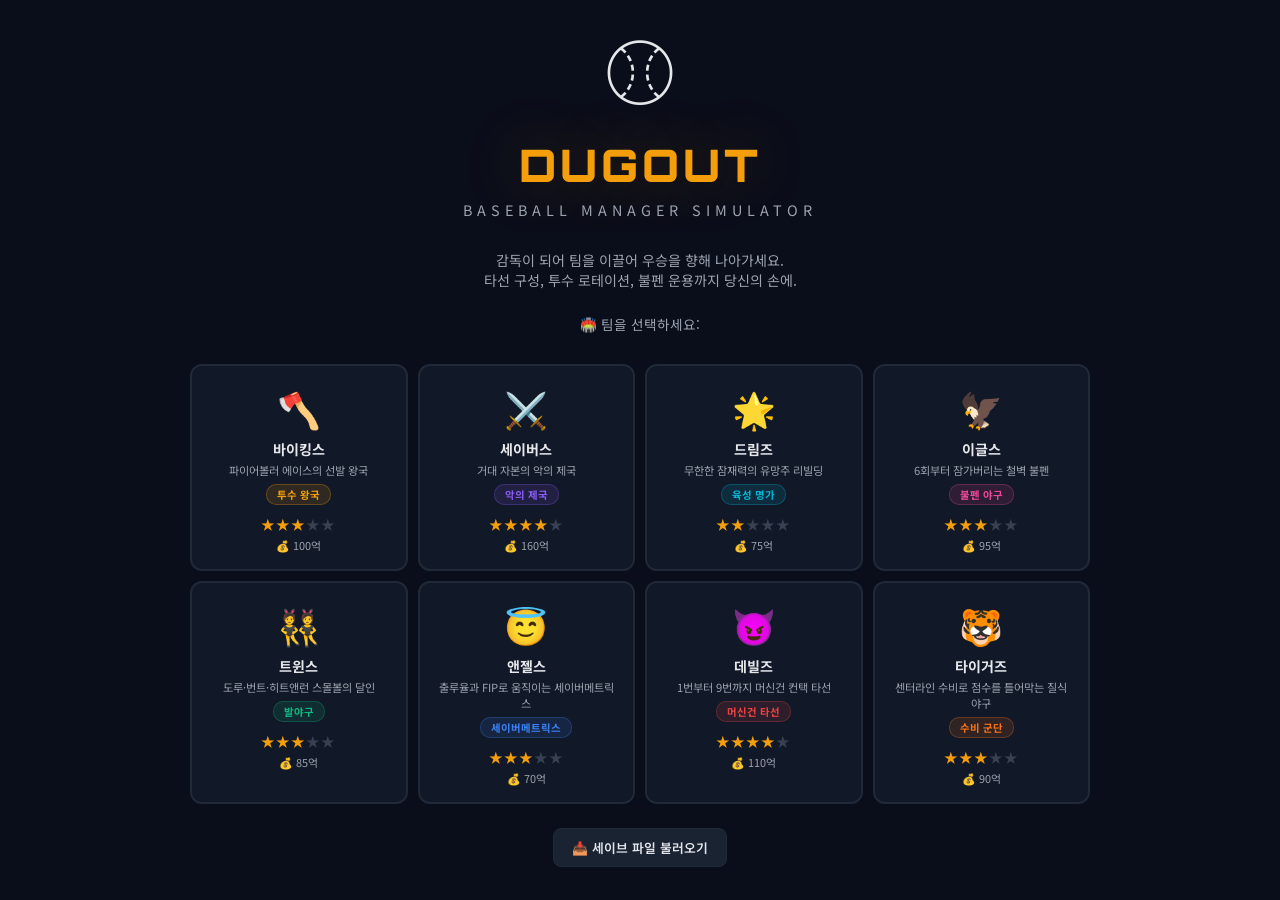
<file: index.html>
<!DOCTYPE html>
<html lang="ko">
<head>
<meta charset="UTF-8">
<meta name="viewport" content="width=device-width, initial-scale=1.0">
<title>⚾ DUGOUT - Baseball Manager Simulator</title>
<link rel="stylesheet" href="style.css">
</head>
<body>

<div id="titleScreen" class="screen active">
  <div class="title-screen">
    <div class="title-emoji">⚾</div>
    <div class="title-logo">DUGOUT</div>
    <div class="title-sub">Baseball Manager Simulator</div>
    <p style="color:var(--text-dim);margin-bottom:24px;max-width:520px;font-size:0.88rem;">감독이 되어 팀을 이끌어 우승을 향해 나아가세요.<br>타선 구성, 투수 로테이션, 불펜 운용까지 당신의 손에.</p>
    <div id="titleContinue"></div>
    <p style="color:var(--text-dim);margin-bottom:14px;font-size:0.85rem;">🏟️ 팀을 선택하세요:</p>
    <div class="team-select" id="teamSelect"></div>
    <div style="margin-top:24px;">
      <button class="btn btn-secondary" onclick="importGame()" style="font-size:0.8rem;">📥 세이브 파일 불러오기</button>
    </div>
  </div>
</div>

<div id="gameHeader" style="display:none;">
  <div class="header">
    <div class="header-title">⚾ DUGOUT</div>
    <div class="header-info">
      <div class="header-stat" id="hdrTeam"></div>
      <div class="header-stat">시즌 <span id="hdrSeason">1</span></div>
      <div class="header-stat">💰 <span id="hdrBudget">0</span>억</div>
      <div class="header-stat">🏛️ <span id="hdrApproval">50</span></div>
      <div class="header-stat" id="hdrPop"></div>
      <div class="header-stat">📅 <span id="hdrGame">0</span>/<span id="hdrTotalGames">63</span></div>
      <div class="header-stat" id="hdrSeries"></div>
      <div class="header-stat" id="hdrPhase" style="color:var(--accent);"></div>
      <div class="game-menu-wrap">
        <button class="game-menu-btn" onclick="toggleGameMenu()">☰</button>
        <div class="game-menu" id="gameMenu">
          <div class="game-menu-item" onclick="saveGame();showToast('💾 저장 완료');toggleGameMenu();">💾 게임 저장</div>
          <div class="game-menu-item" onclick="exportGame();toggleGameMenu();">📤 내보내기</div>
          <div class="game-menu-item" onclick="importGame();toggleGameMenu();">📥 불러오기</div>
          <div class="game-menu-divider"></div>
          <div class="game-menu-item" style="color:#ef4444;" onclick="newGame();">🔄 새 게임</div>
        </div>
      </div>
    </div>
  </div>
  <div class="nav-tabs">
    <div class="nav-tab active" data-tab="dashboard">📊 대시보드</div>
    <div class="nav-tab" data-tab="roster">📋 로스터</div>
    <div class="nav-tab" data-tab="match">⚾ 경기</div>
    <div class="nav-tab" data-tab="training">🏋️ 훈련</div>
    <div class="nav-tab" data-tab="market">🔄 이적시장</div>
    <div class="nav-tab" data-tab="standings">🏆 순위</div>
    <div class="nav-tab" data-tab="analysis">📈 분석</div>
    <div class="nav-tab" data-tab="invest">💼 투자</div>
    <div class="nav-tab" data-tab="draft">🎓 드래프트</div>
    <div class="nav-advance-wrap"><button class="btn-nav-advance" id="btnNavAdvance" onclick="navAdvance()">▶ 다음</button></div>
  </div>
</div>

<div id="dashboardScreen" class="screen">
  <div class="finance-grid" id="financeGrid"></div>
  <div class="dash-row">
    <div class="card"><div class="card-title">▸ 구단 현황</div><div id="dashTeamInfo"></div></div>
    <div class="card"><div class="card-title">▸ 시설 & 육성</div><div id="dashFacility"></div></div>
  </div>
  <!-- 팀 기록 섹션 -->
  <div class="dash-row" style="margin-top:14px;">
    <div class="card"><div class="card-title">📊 타자 기록 순위</div><div id="dashBatterStats"></div></div>
    <div class="card"><div class="card-title">📊 투수 기록 순위</div><div id="dashPitcherStats"></div></div>
  </div>
  <div class="dash-row" style="margin-top:14px;">
    <div class="card"><div class="card-title">⚾ 1군 주전 라인업</div><div id="dashLineup"></div></div>
    <div class="card"><div class="card-title">⚾ 선발 로테이션 · 불펜</div><div id="dashPitching"></div></div>
  </div>
</div>

<!-- ROSTER with sub-tabs -->
<div id="rosterScreen" class="screen">
  <div class="roster-tabs">
    <div class="roster-tab active" onclick="switchRosterTab('batters')">🏏 1군 타자</div>
    <div class="roster-tab" onclick="switchRosterTab('pitchers')">⚾ 1군 투수</div>
    <div class="roster-tab" onclick="switchRosterTab('futures')">🌱 2군 <span id="futuresCountBadge" style="font-size:0.65rem;color:var(--text-dim);"></span></div>
    <div class="roster-tab" onclick="switchRosterTab('developmental')">⭐ 육성 <span id="devCountBadge" style="font-size:0.65rem;color:var(--text-dim);"></span></div>
    <div class="roster-tab" onclick="switchRosterTab('il')">🏥 IL <span id="ilCountBadge" style="font-size:0.65rem;color:#ef4444;"></span></div>
  </div>
  <div style="display:flex;align-items:center;gap:10px;margin-bottom:8px;">
    <div style="font-size:0.68rem;color:var(--text-dim);font-family:'JetBrains Mono',monospace;flex:1;" id="activeRosterInfo"></div>
    <button class="btn btn-sm btn-secondary" onclick="if(confirm('현재 타선·투수 보직을 규정에 맞춰 자동 재구성합니다. 진행할까요?'))autoArrangeRoster()" title="규정 위반 자동 해소 — 콜업·보직·포지션 배치">⚡ 자동 배치</button>
  </div>

  <div class="roster-section active" id="rosterBatters">
    <div class="roster-ootp-layout">
      <!-- Left: Compact roster list -->
      <div class="roster-ootp-left">
        <div class="card" style="padding:10px;">
          <div class="section-divider" style="margin-top:6px;">⭐ 선발 라인업 <span class="section-count" id="startingCount">0/9</span></div>
          <div style="overflow-x:auto;">
            <table class="data-table compact-roster"><thead><tr><th>#</th><th>이름</th><th>포지션</th><th>나이</th><th>CON</th><th>POW</th><th>EYE</th><th>SPD</th><th>FLD</th><th>ARM</th><th>OVR</th><th></th></tr></thead>
            <tbody id="startingBattersBody"></tbody></table>
          </div>
          <div class="section-divider" style="margin-top:14px;">📋 후보 <span class="section-count" id="benchCount">0</span></div>
          <div style="overflow-x:auto;">
            <table class="data-table compact-roster"><thead><tr><th>이름</th><th>포지션</th><th>나이</th><th>CON</th><th>POW</th><th>EYE</th><th>SPD</th><th>FLD</th><th>ARM</th><th>OVR</th><th></th></tr></thead>
            <tbody id="benchBattersBody"></tbody></table>
          </div>
        </div>
      </div>
      <!-- Right: Field view (larger) -->
      <div class="roster-ootp-right">
        <div id="lineupFieldView"></div>
      </div>
    </div>
  </div>

  <div class="roster-section" id="rosterFutures"></div>
  <div class="roster-section" id="rosterDevelopmental"></div>
  <div class="roster-section" id="rosterIL"></div>

  <div class="roster-section" id="rosterPitchers">
    <div class="card">
      <div class="section-divider">🔥 선발 로테이션 <span class="section-count" id="rotationCount">0/5</span></div>
      <div style="margin-bottom:8px;font-size:0.7rem;color:var(--text-dim);">5명의 선발 투수가 로테이션을 돌며 등판합니다. 클릭하여 불펜으로 이동.</div>
      <div style="overflow-x:auto;">
        <table class="data-table"><thead><tr><th>#</th><th>이름</th><th>역할</th><th>나이</th><th>구위</th><th>제구</th><th>구속</th><th>무브</th><th>위기</th><th>지구력</th><th>OVR</th><th>컨디션</th><th>스태미나</th><th>관리</th></tr></thead>
        <tbody id="rotationBody"></tbody></table>
      </div>

      <div class="section-divider" style="margin-top:20px;">🛡️ 불펜 <span class="section-count" id="bullpenCount">0</span></div>
      <div style="margin-bottom:8px;font-size:0.7rem;color:var(--text-dim);">보직 내 1번 투수가 우선 등판하며, 스태미나 부족 시 2번으로 자동 교체됩니다.</div>
      <div style="overflow-x:auto;">
        <table class="data-table"><thead><tr><th></th><th>이름</th><th>역할</th><th>나이</th><th>구위</th><th>제구</th><th>구속</th><th>무브</th><th>위기</th><th>지구력</th><th>OVR</th><th>컨디션</th><th>스태미나</th><th>관리</th></tr></thead>
        <tbody id="bullpenBody"></tbody></table>
      </div>
    </div>
  </div>
</div>

<div id="matchScreen" class="screen">
  <!-- 상단 컨트롤 -->
  <div class="season-controls">
    <button class="btn btn-primary" id="btnPlayMatch" onclick="startMatch()">▶ 다음 경기 시작</button>
    <div class="speed-control">
      <span style="font-size:0.72rem;color:var(--text-dim);">속도:</span>
      <button class="speed-btn active" onclick="setSpeed(500,this)">1x</button>
      <button class="speed-btn" onclick="setSpeed(250,this)">2x</button>
      <button class="speed-btn" onclick="setSpeed(100,this)">4x</button>
      <button class="speed-btn" onclick="setSpeed(30,this)">⚡</button>
    </div>
    <div class="auto-sim-control">
      <button class="btn btn-ghost" id="btnAutoSim10" onclick="autoSimGames(10)">⏩ 10경기</button>
      <button class="btn btn-ghost" id="btnAutoSim30" onclick="autoSimGames(30)">⏩ 30경기</button>
      <button class="btn btn-ghost" id="btnAutoSimHalf" onclick="autoSimToBreak()">⏩ 끝까지</button>
    </div>
    <span style="font-size:0.75rem;color:var(--text-dim);" id="matchStatus"></span>
  </div>

  <!-- ===== OOTP 스타일 경기 화면 ===== -->
  <div class="match-broadcast" id="matchStadium">

    <!-- ① 상단: 스코어보드 -->
    <div class="bc-scoreboard">
      <div class="bc-sb-left">
        <div class="bc-team-row bc-away" id="sbTeamAway">
          <span class="bc-team-emoji" id="sbAwayEmoji">⚾</span>
          <span class="bc-team-name" id="sbAwayName">AWAY</span>
          <span class="bc-rhe"><span id="sbAwayR">0</span></span>
          <span class="bc-rhe"><span id="sbAwayH">0</span></span>
          <span class="bc-rhe"><span id="sbAwayE">0</span></span>
        </div>
        <div class="bc-team-row bc-home" id="sbTeamHome">
          <span class="bc-team-emoji" id="sbHomeEmoji">⚾</span>
          <span class="bc-team-name" id="sbHomeName">HOME</span>
          <span class="bc-rhe"><span id="sbHomeR">0</span></span>
          <span class="bc-rhe"><span id="sbHomeH">0</span></span>
          <span class="bc-rhe"><span id="sbHomeE">0</span></span>
        </div>
        <div class="bc-rhe-label"><span></span><span></span><span>R</span><span>H</span><span>E</span></div>
      </div>
      <div class="bc-sb-center">
        <div class="bc-inning-badge" id="sbInningBadge">1회초</div>
        <div class="bc-outs-row">
          <span class="bc-out-dot" id="outDot0"></span>
          <span class="bc-out-dot" id="outDot1"></span>
          <span class="bc-out-dot" id="outDot2"></span>
        </div>
      </div>
      <div class="bc-sb-right">
        <div class="bc-detail-grid" id="scoreGrid"></div>
      </div>
    </div>

    <!-- ② 중단: 야구장 DOM 필드 + 중계 로그 -->
    <div class="bc-field-row">
      <div class="bc-field-wrap">
        <div class="bc-diamond" id="bcDiamond">
          <!-- 수비수 이름표 (JS가 동적 생성) -->
          <div class="bc-defenders" id="bcDefenders"></div>
          <!-- 베이스 -->
          <div class="bc-base bc-base-home" id="baseHome">◆</div>
          <div class="bc-base bc-base-1b" id="base1B">◇</div>
          <div class="bc-base bc-base-2b" id="base2B">◇</div>
          <div class="bc-base bc-base-3b" id="base3B">◇</div>
          <!-- 주자 (JS가 토글) -->
          <div class="bc-runner bc-runner-1b" id="runner1B"></div>
          <div class="bc-runner bc-runner-2b" id="runner2B"></div>
          <div class="bc-runner bc-runner-3b" id="runner3B"></div>
          <!-- 마운드 투수 표시 -->
          <div class="bc-mound-pitcher" id="bcMoundPitcher"></div>
          <!-- 타석 타자 표시 -->
          <div class="bc-batter-box" id="bcBatterBox"></div>
        </div>
      </div>
      <!-- 실시간 중계 로그 -->
      <div class="bc-log-panel">
        <div class="bc-log-title">PLAY-BY-PLAY</div>
        <div class="play-log" id="playLog"></div>
      </div>
    </div>

    <!-- ③ 하단: 3분할 대시보드 — 정적 뼈대, JS는 textContent만 갱신 -->
    <div class="bc-dashboard" id="bcDashboard">
      <!-- 좌: 라인업 -->
      <div class="bc-panel bc-panel-lineup">
        <div class="bc-panel-title" id="luTitle">LINEUP</div>
        <table class="lineup-table"><thead><tr><th>#</th><th></th><th>POS</th><th>NAME</th><th>TODAY</th><th>AVG</th></tr></thead>
          <tbody id="luBody"></tbody>
        </table>
      </div>
      <!-- 중: 투수 -->
      <div class="bc-panel bc-panel-pitcher">
        <div class="pitcher-detail">
          <div class="pd-role">PITCHING</div>
          <div class="pd-name" id="pdName">-</div>
          <div class="pd-season" id="pdSeason">-</div>
          <div class="pd-today">
            <div class="pd-stat-box"><div class="pd-stat-label">IP</div><div class="pd-stat-val" id="pdIP">0</div></div>
            <div class="pd-stat-box"><div class="pd-stat-label">H</div><div class="pd-stat-val" id="pdH">0</div></div>
            <div class="pd-stat-box"><div class="pd-stat-label">ER</div><div class="pd-stat-val" id="pdER">0</div></div>
            <div class="pd-stat-box"><div class="pd-stat-label">BB</div><div class="pd-stat-val" id="pdBB">0</div></div>
            <div class="pd-stat-box"><div class="pd-stat-label">K</div><div class="pd-stat-val" id="pdK">0</div></div>
            <div class="pd-stat-box"><div class="pd-stat-label">NP</div><div class="pd-stat-val" id="pdNP">0</div></div>
          </div>
          <div class="stamina-bar-wrap">
            <div class="stamina-bar-label" id="pdStamLabel">STAMINA 0</div>
            <div class="stamina-bar-bg"><div class="stamina-bar-fill" id="pdStamBar"></div></div>
          </div>
        </div>
      </div>
      <!-- 우: 타자 -->
      <div class="bc-panel bc-panel-batter">
        <div class="batter-detail">
          <div class="bd-pos" id="bdPos">AT BAT</div>
          <div class="bd-name" id="bdName">-</div>
          <div class="bd-season" id="bdSeason">-</div>
          <div class="bd-today">
            <div class="bd-stat-box"><div class="bd-stat-label">AB</div><div class="bd-stat-val" id="bdAB">0</div></div>
            <div class="bd-stat-box"><div class="bd-stat-label">H</div><div class="bd-stat-val" id="bdH">0</div></div>
            <div class="bd-stat-box"><div class="bd-stat-label">HR</div><div class="bd-stat-val" id="bdHR">0</div></div>
            <div class="bd-stat-box"><div class="bd-stat-label">RBI</div><div class="bd-stat-val" id="bdRBI">0</div></div>
            <div class="bd-stat-box"><div class="bd-stat-label">BB</div><div class="bd-stat-val" id="bdBB">0</div></div>
            <div class="bd-stat-box"><div class="bd-stat-label">K</div><div class="bd-stat-val" id="bdK">0</div></div>
          </div>
        </div>
      </div>
    </div>
  </div>

  <!-- 숨겨진 호환용 요소 -->
  <div style="display:none;">
    <span id="miInning"></span><span id="miOuts"></span>
    <span id="miPitcher"></span><span id="miBatter"></span>
    <span id="sbAR"></span><span id="sbHR"></span>
    <span id="sbAH"></span><span id="sbHH"></span>
    <span id="sbAE"></span><span id="sbHE"></span>
    <span id="sbAwayScore"></span><span id="sbHomeScore"></span>
  </div>
</div>

<div id="trainingScreen" class="screen">
  <div class="card">
    <div class="card-title">▸ 팀 훈련 (경기당 1회)</div>
    <div style="margin-bottom:12px;font-size:0.72rem;color:var(--text-dim);">육성 레벨: <span id="trainingLevelDisp" style="color:var(--accent);font-weight:700;"></span></div>
    <div id="trainingContent"></div>
    <p style="margin-top:10px;font-size:0.75rem;color:var(--text-dim);" id="trainingStatus"></p>
  </div>
</div>


<div id="marketScreen" class="screen">
  <div class="card">
    <div class="card-title">▸ 이적 시장</div>
    <div class="roster-tabs" style="margin-bottom:10px;">
      <div class="roster-tab active" onclick="switchMarketTab('bat')">🏏 타자</div>
      <div class="roster-tab" onclick="switchMarketTab('pitch')">⚾ 투수</div>
      <div class="roster-tab" onclick="switchMarketTab('trade')">🔄 트레이드</div>
    </div>
    <div class="market-grid" id="marketGrid"></div>
  </div>
</div>

<div id="standingsScreen" class="screen">
  <div class="card">
    <div class="card-title">▸ 리그 순위</div>
    <div style="overflow-x:auto;">
    <table class="data-table"><thead><tr><th>#</th><th>팀</th><th>승률</th><th>게임차</th><th>승</th><th>패</th><th>경기</th><th>연속</th><th>타율</th><th>평균자책</th><th>최근 5</th></tr></thead>
    <tbody id="standingsBody"></tbody></table>
    </div>
  </div>
  <div class="dash-row" style="margin-top:14px;">
    <div class="card"><div class="card-title">🏅 리그 타자 리더</div><div id="leagueBatLeaders"></div></div>
    <div class="card"><div class="card-title">🏅 리그 투수 리더</div><div id="leaguePitLeaders"></div></div>
  </div>
</div>

<div id="analysisScreen" class="screen">
  <div class="roster-tabs" id="analysisTabs">
    <div class="roster-tab active" data-tab="batters" onclick="switchAnalysisTab('batters')">🏏 타자 성적</div>
    <div class="roster-tab" data-tab="pitchers" onclick="switchAnalysisTab('pitchers')">⚾ 투수 성적</div>
    <div class="roster-tab" data-tab="scout" onclick="switchAnalysisTab('scout')">📋 스카우트 리포트</div>
    <div class="roster-tab" data-tab="contracts" onclick="switchAnalysisTab('contracts')">💰 계약 현황</div>
  </div>
  <div id="analysisContent"></div>
</div>

<div id="investScreen" class="screen">
  <div class="roster-tabs" style="margin-bottom:14px;">
    <div class="roster-tab active" onclick="switchInvestTab('finance')">💰 재정</div>
    <div class="roster-tab" onclick="switchInvestTab('infra')">🏗️ 인프라 & 시설</div>
    <div class="roster-tab" onclick="switchInvestTab('coaching')">👔 코치</div>
    <!-- 팬 이벤트 삭제 (무한 흑자 익스플로잇 방지) -->
    <div class="roster-tab" onclick="switchInvestTab('overseas')">✈️ 해외연수</div>
    <div class="roster-tab" onclick="switchInvestTab('scoutcamp')">🌎 스카우팅</div>
    <div class="roster-tab" onclick="switchInvestTab('medical')">🏥 해외 의료</div>
  </div>
  <div id="investContent"></div>
</div>

<div id="draftScreen" class="screen">
  <div id="draftContent"></div>
</div>

<div class="modal-overlay" id="seasonModal" onclick="if(event.target===this)this.classList.remove('active');">
  <div class="modal"><button class="modal-close" onclick="$('seasonModal').classList.remove('active');">&times;</button><h2 id="modalTitle"></h2><div id="modalBody"></div></div>
</div>

<div class="modal-overlay" id="traitModal" onclick="if(event.target===this)this.classList.remove('active');">
  <div class="modal" style="max-width:340px;"><button class="modal-close" onclick="$('traitModal').classList.remove('active');">&times;</button><h2 style="font-size:0.9rem;">✨ 특성</h2><div id="traitModalBody"></div></div>
</div>

<!-- Scripts: 의존성 순서대로 로드 -->
<script src="js/constants.js"></script>
<script src="js/utils/utils-core.js"></script>
<script src="js/utils/utils-stats.js"></script>
<script src="js/utils/utils-scout.js"></script>
<script src="js/utils/utils-economy.js"></script>
<script src="js/contracts/contracts-negotiation.js"></script>
<script src="js/contracts/contracts-salary.js"></script>
<script src="js/contracts/contracts-fa.js"></script>
<script src="js/players/player-core.js"></script>
<script src="js/players/player-stats.js"></script>
<script src="js/players/player-traits.js"></script>
<script src="js/players/player-factory.js"></script>
<script src="js/players/player-pools.js"></script>
<script src="js/state/state-core.js"></script>
<script src="js/state/state-save.js"></script>
<script src="js/state/state-init.js"></script>
<script src="js/state/state-validation.js"></script>
<script src="js/ui.js"></script>
<script src="js/dashboard.js"></script>
<script src="js/roster/roster-logic.js"></script>
<script src="js/roster/roster-field.js"></script>
<script src="js/roster/roster-active.js"></script>
<script src="js/roster/roster-reserve.js"></script>
<script src="js/match/match-state.js"></script>
<script src="js/match/match-engine.js"></script>
<script src="js/match/match-ui.js"></script>
<script src="js/match/match-postgame.js"></script>
<script src="js/match/match-flow.js"></script>
<script src="js/match/match-sim.js"></script>
<script src="js/match/match.js"></script>
<script src="js/training.js"></script>
<script src="js/market.js"></script>
<script src="js/trade/trade-logic.js"></script>
<script src="js/trade/trade-ui.js"></script>
<script src="js/trade/trade.js"></script>
<script src="js/standings.js"></script>
<script src="js/analysis/analysis-batters.js"></script>
<script src="js/analysis/analysis-pitchers.js"></script>
<script src="js/analysis/analysis-scout.js"></script>
<script src="js/analysis/analysis-contracts.js"></script>
<script src="js/analysis/analysis.js"></script>
<script src="js/season/season-finance.js"></script>
<script src="js/season/season-core.js"></script>
<script src="js/season/season-postseason.js"></script>
<script src="js/season/season-awards.js"></script>
<script src="js/season/season-gm.js"></script>
<script src="js/season/season-flow.js"></script>
<script src="js/invest/invest-finance.js"></script>
<script src="js/invest/invest-infra.js"></script>
<script src="js/invest/invest-scout.js"></script>
<script src="js/invest/invest-players.js"></script>
<script src="js/invest/invest.js"></script>
<script src="js/draft/draft-logic.js"></script>
<script src="js/draft/draft-preview.js"></script>
<script src="js/draft/draft-live.js"></script>
<script src="js/draft/draft-result.js"></script>
<script src="js/draft/draft.js"></script>
<script src="js/title.js"></script>
</body>
</html>
</file>
<file: style.css>
@import url('https://fonts.googleapis.com/css2?family=Orbitron:wght@400;700;900&family=Noto+Sans+KR:wght@300;400;600;700&family=JetBrains+Mono:wght@400;700&display=swap');

:root {
  --bg-dark: #0a0e1a;
  --bg-card: #111827;
  --bg-card-hover: #1a2332;
  --accent: #f59e0b;
  --accent-glow: #f59e0b44;
  --accent2: #10b981;
  --accent3: #ef4444;
  --accent4: #3b82f6;
  --text: #e5e7eb;
  --text-dim: #9ca3af;   /* 본문/라벨용 — bg-card 위 ≈5.9:1 (WCAG AA 통과) */
  --text-decor: #6b7280; /* 순수 장식(구분선/빈 별) 전용 — 텍스트에는 사용 금지 */
  --text-bright: #ffffff;
  --border: #1f2937;
}

* { margin:0; padding:0; box-sizing:border-box; }
body { background:var(--bg-dark); color:var(--text); font-family:'Noto Sans KR',sans-serif; min-height:100vh; overflow-x:hidden; }

/* ── 접근성: 키보드 포커스 표시 + 모션 축소 ── */
:focus-visible { outline:2px solid var(--accent); outline-offset:2px; border-radius:4px; }
@media (prefers-reduced-motion: reduce){
  *,*::before,*::after{ animation-duration:.001ms!important; animation-iteration-count:1!important; transition-duration:.001ms!important; scroll-behavior:auto!important; }
}
/* 좁은 화면에서 넓은 대시보드 테이블 가로 스크롤 (열 잘림 방지) */
#dashLineup, #dashPitching { overflow-x:auto; }

.header {
  background:linear-gradient(135deg,#0f172a 0%,#1e1b4b 100%);
  border-bottom:2px solid var(--accent); padding:10px 20px;
  display:flex; align-items:center; justify-content:space-between;
  position:sticky; top:0; z-index:100;
  box-shadow:0 4px 30px rgba(245,158,11,0.1); flex-wrap:wrap; gap:8px;
}
.header-title { font-family:'Orbitron',sans-serif; font-size:1.2rem; font-weight:900; color:var(--accent); text-shadow:0 0 20px var(--accent-glow); letter-spacing:2px; }
.header-info { display:flex; gap:14px; align-items:center; flex-wrap:wrap; }
.header-stat { font-family:'JetBrains Mono',monospace; font-size:0.75rem; color:var(--text-dim); }
.header-stat span { color:var(--accent); font-weight:700; }

.nav-tabs { display:flex; background:var(--bg-card); border-bottom:1px solid var(--border); padding:0 12px; overflow-x:auto; }
.nav-tab { padding:10px 16px; cursor:pointer; font-size:0.8rem; font-weight:600; color:var(--text-dim); border-bottom:3px solid transparent; transition:all 0.2s; user-select:none; white-space:nowrap; }
.nav-tab:hover { color:var(--text); background:var(--bg-card-hover); }
.nav-tab.active { color:var(--accent); border-bottom-color:var(--accent); }
.nav-advance-wrap { margin-left:auto; display:flex; align-items:center; padding:0 4px; }
.btn-nav-advance { background:var(--accent); color:#111; border:none; border-radius:6px; padding:6px 14px; font-size:0.72rem; font-weight:700; cursor:pointer; white-space:nowrap; transition:background 0.2s,transform 0.1s; }
.btn-nav-advance:hover { background:#fbbf24; transform:scale(1.03); }
.btn-nav-advance:active { transform:scale(0.97); }

.screen { display:none; padding:16px; max-width:1200px; margin:0 auto; }
.screen.active { display:block; }

.card { background:var(--bg-card); border:1px solid var(--border); border-radius:12px; padding:18px; margin-bottom:14px; }
.card-title { font-family:'Orbitron',sans-serif; font-size:0.8rem; color:var(--accent); margin-bottom:12px; letter-spacing:1px; }

.data-table { width:100%; border-collapse:collapse; font-size:0.82rem; }
.data-table th { text-align:left; padding:8px 10px; color:var(--text-dim); font-weight:600; border-bottom:1px solid var(--border); font-size:0.72rem; text-transform:uppercase; letter-spacing:1px; transition:color 0.15s; }
.data-table th[onclick]:hover { color:var(--accent); }
.data-table td { padding:8px 10px; border-bottom:1px solid #1a1a2e; font-family:'JetBrains Mono',monospace; font-size:0.78rem; }
.data-table tr:hover { background:var(--bg-card-hover); }
.data-table tr.starter { border-left:3px solid var(--accent); }
.data-table tr.bullpen-row { border-left:3px solid var(--accent4); }
.data-table tr.my-team { background:linear-gradient(90deg,rgba(245,158,11,0.1),transparent); border-left:3px solid var(--accent); }

.player-name { font-family:'Noto Sans KR',sans-serif; font-weight:600; color:var(--text-bright); font-size:0.82rem; }
.stat-bar { display:inline-block; width:48px; height:6px; background:#1f2937; border-radius:3px; overflow:hidden; vertical-align:middle; margin-left:3px; }
.stat-bar-fill { height:100%; border-radius:3px; }

.pos-badge { display:inline-block; padding:3px 8px; border-radius:4px; font-size:0.72rem; font-weight:700; background:#1e3a5f; color:#60a5fa; }
.pos-badge.pitcher { background:#3b1f1f; color:#f87171; }
.pos-badge.reliever { background:#1f2f3f; color:#67e8f9; }
.pos-badge.closer { background:#2d1f3f; color:#c084fc; }

.role-badge { display:inline-block; padding:2px 8px; border-radius:10px; font-size:0.62rem; font-weight:700; letter-spacing:0.5px; }
.role-badge.starting { background:#164e2e; color:#4ade80; }
.role-badge.bench { background:#1f2937; color:#9ca3af; }
.role-badge.rotation { background:#3b1f1f; color:#fca5a5; }
.role-badge.bullpen { background:#1e3a5f; color:#93c5fd; }

.btn { padding:9px 18px; border:none; border-radius:8px; cursor:pointer; font-family:'Noto Sans KR',sans-serif; font-weight:600; font-size:0.82rem; transition:all 0.2s; }
.btn-primary { background:linear-gradient(135deg,var(--accent),#d97706); color:#000; box-shadow:0 4px 15px var(--accent-glow); }
.btn-primary:hover { transform:translateY(-2px); box-shadow:0 6px 25px var(--accent-glow); }
.btn-primary:disabled { opacity:0.5; transform:none; cursor:not-allowed; }
.btn-secondary { background:var(--bg-card-hover); color:var(--text); border:1px solid var(--border); }
.btn-secondary:hover { border-color:var(--accent); }
.btn-sm { padding:5px 12px; font-size:0.72rem; }

.stars { color:var(--accent); font-size:0.85rem; letter-spacing:1px; }
.stars .empty { color:#374151; }

/* Game menu (header dropdown) */
.game-menu-wrap { position:relative; }
.game-menu-btn {
  background:var(--bg-card-hover); border:1px solid var(--border); color:var(--text);
  padding:4px 10px; border-radius:6px; cursor:pointer; font-size:1rem; line-height:1;
  transition:border-color 0.2s;
}
.game-menu-btn:hover { border-color:var(--accent); }
.game-menu {
  display:none; position:absolute; top:calc(100% + 6px); right:0; z-index:100;
  background:#1f2937; border:1px solid var(--border); border-radius:10px;
  min-width:160px; padding:6px 0; box-shadow:0 8px 30px rgba(0,0,0,0.5);
}
.game-menu.open { display:block; }
.game-menu-item {
  padding:8px 16px; font-size:0.78rem; color:var(--text); cursor:pointer;
  transition:background 0.15s;
}
.game-menu-item:hover { background:var(--bg-card-hover); color:var(--accent); }
.game-menu-divider { height:1px; background:var(--border); margin:4px 0; }

/* Roster sub-tabs */
.roster-tabs { display:flex; gap:6px; margin-bottom:14px; }
.roster-tab {
  padding:8px 16px; border-radius:8px; cursor:pointer; font-size:0.78rem; font-weight:600;
  background:var(--bg-card-hover); color:var(--text-dim); border:1px solid var(--border); transition:all 0.2s;
}
.roster-tab:hover { border-color:var(--accent); color:var(--text); }
.roster-tab.active { background:var(--accent); color:#000; border-color:var(--accent); }
.roster-section { display:none; }
.roster-section.active { display:block; }

/* Section divider */
.section-divider {
  display:flex; align-items:center; gap:10px; margin:16px 0 10px;
  font-family:'Orbitron',sans-serif; font-size:0.72rem; color:var(--text-dim); letter-spacing:1px;
}
.section-divider::after { content:''; flex:1; height:1px; background:var(--border); }
.section-count { font-family:'JetBrains Mono',monospace; color:var(--accent); font-size:0.7rem; }

/* ===== OOTP-Style Broadcast Match UI ===== */

.match-broadcast { border-radius:12px; overflow:hidden; border:1px solid var(--border); background:#0a0e1a; }
.match-broadcast.mode-offense { --mode-accent:var(--accent); }
.match-broadcast.mode-defense { --mode-accent:#60a5fa; }

/* ── ① 스코어보드 ── */
.bc-scoreboard {
  display:grid; grid-template-columns:auto auto 1fr; gap:0;
  background:linear-gradient(90deg,#1a1020,#0f172a,#101a28); padding:6px 10px;
  border-bottom:2px solid var(--mode-accent,var(--accent)); font-family:'Orbitron',sans-serif;
  transition:border-color 0.4s;
}
.bc-sb-left { display:flex; flex-direction:column; gap:2px; }
.bc-team-row {
  display:grid; grid-template-columns:26px 80px 28px 28px 28px; gap:2px;
  align-items:center; padding:3px 6px; border-radius:4px; font-size:0.7rem;
}
.bc-away { background:rgba(59,130,246,0.15); }
.bc-home { background:rgba(239,68,68,0.15); }
.bc-team-emoji { font-size:0.9rem; }
.bc-team-name { font-weight:700; color:var(--text-bright); font-size:0.68rem; overflow:hidden; text-overflow:ellipsis; white-space:nowrap; }
.bc-rhe { text-align:center; font-weight:900; color:var(--text-bright); font-size:0.8rem; font-family:'JetBrains Mono',monospace; }
.bc-rhe-label {
  display:grid; grid-template-columns:26px 80px 28px 28px 28px; gap:2px;
  font-size:0.7rem; color:var(--text-dim); text-align:center; padding:0 6px;
}
.bc-sb-center {
  display:flex; flex-direction:column; align-items:center; justify-content:center; gap:4px; padding:0 12px;
}
.bc-inning-badge {
  background:var(--mode-accent,var(--accent)); color:#000; font-size:0.7rem; font-weight:900;
  padding:3px 12px; border-radius:10px; letter-spacing:1px; transition:background 0.4s;
}
.bc-outs-row { display:flex; gap:5px; }
.bc-out-dot {
  width:12px; height:12px; border-radius:50%; background:#333; border:2px solid #555; transition:all 0.3s;
}
.bc-out-dot.active { background:#ef4444; border-color:#f87171; box-shadow:0 0 6px rgba(239,68,68,0.6); }
.bc-sb-right { display:flex; align-items:center; overflow-x:auto; }
.bc-detail-grid {
  display:grid; grid-template-columns:50px repeat(9,1fr) 26px 26px 26px;
  gap:1px; font-size:0.55rem; text-align:center;
}
.score-cell { padding:3px 1px; background:rgba(10,14,26,0.5); border-radius:2px; font-family:'JetBrains Mono',monospace; color:var(--text-dim); }
.score-cell.header { color:var(--text-dim); background:transparent; font-size:0.7rem; }
.score-cell.team-name { text-align:left; color:var(--accent); font-weight:700; font-size:0.7rem; }
.score-cell.active-inning { background:rgba(59,130,246,0.3); color:var(--accent); }
.score-cell.total { color:var(--accent); font-weight:700; }

/* ── ② 야구장 필드 + 로그 ── */
.bc-field-row { display:grid; grid-template-columns:1fr 260px; }

.bc-field-wrap { position:relative; overflow:hidden; background:#0a1520; }
.bc-diamond {
  position:relative; width:100%; aspect-ratio:2362/1824;
  background:url('image/baseball_field.png') center center / cover no-repeat;
}
/* 베이스 공통 */
.bc-base {
  position:absolute; font-size:1.1rem; color:rgba(255,255,255,0.35); z-index:2;
  text-shadow:0 0 6px rgba(255,255,255,0.15); transition:color 0.3s, text-shadow 0.3s;
}
.bc-base.occupied { color:#f59e0b; text-shadow:0 0 12px rgba(245,158,11,0.7); font-size:1.3rem; }
.bc-base-home { top:87%; left:50%; transform:translateX(-50%); }
.bc-base-1b   { top:61%; left:68%; }
.bc-base-2b   { top:34%; left:50%; transform:translateX(-50%); }
.bc-base-3b   { top:61%; left:30%; }

/* 주자 마커 — 등장/소멸 애니메이션 */
.bc-runner {
  position:absolute; width:20px; height:20px; border-radius:50%;
  background:#f59e0b; border:2px solid #fbbf24; box-shadow:0 0 10px rgba(245,158,11,0.6);
  z-index:3; opacity:0; transform:scale(0); transition:opacity 0.35s,transform 0.35s;
}
.bc-runner.visible { opacity:1; transform:scale(1); }
.bc-runner-1b { top:59%; left:70%; }
.bc-runner-2b { top:31%; left:50%; margin-left:-10px; }
.bc-runner-3b { top:59%; left:28%; }

/* 수비수 이름표 */
.bc-defenders { position:absolute; inset:0; z-index:4; }
.bc-def-tag {
  position:absolute; padding:3px 6px; border-radius:4px;
  white-space:nowrap; text-align:center; line-height:1.2;
  box-shadow:0 2px 4px rgba(0,0,0,0.5);
  transition:all 0.2s ease-in-out;
}
.bc-def-tag .def-name { font-size:0.68rem; font-weight:700; color:var(--text); }
.bc-def-tag .def-stat { font-size:0.6rem; color:var(--text-dim); font-family:'JetBrains Mono',monospace; }
.bc-def-tag.pos-if { background:rgba(30,58,95,0.9); border:1px solid rgba(96,165,250,0.5); }
.bc-def-tag.pos-if .def-name { color:#93c5fd; }
.bc-def-tag.pos-of { background:rgba(20,70,60,0.9); border:1px solid rgba(45,212,191,0.5); }
.bc-def-tag.pos-of .def-name { color:#5eead4; }
.bc-def-tag.pos-battery { background:rgba(70,30,50,0.9); border:1px solid rgba(244,114,182,0.5); }
.bc-def-tag.pos-battery .def-name { color:#f9a8d4; }
.bc-def-tag.action-highlight {
  background:rgba(245,158,11,0.9)!important; border-color:#fcd34d!important;
  transform:translate(-50%,-50%) scale(1.15); z-index:10;
  box-shadow:0 0 12px rgba(245,158,11,0.8);
}
.bc-def-tag.action-highlight .def-name { color:#111!important; }
.bc-def-tag.action-highlight .def-stat { color:#78350f!important; }

/* 마운드 투수 / 타석 타자 표시 */
.bc-mound-pitcher {
  position:absolute; top:56%; left:50%; transform:translate(-50%,-50%);
  padding:4px 10px; border-radius:4px; z-index:5;
  background:rgba(30,64,120,0.9); color:#93c5fd; border:1px solid #3b82f6;
  font-size:0.75rem; font-weight:700; font-family:'JetBrains Mono',monospace;
  text-align:center; line-height:1.4;
}
.bc-mound-pitcher .bc-mp-stat { font-size:0.65rem; color:#7dd3fc; font-weight:400; }
.bc-batter-box {
  position:absolute; top:92%; left:50%; transform:translate(-50%,-50%);
  padding:4px 10px; border-radius:4px; z-index:5;
  background:rgba(120,60,20,0.9); color:var(--accent); border:1px solid var(--accent);
  font-size:0.75rem; font-weight:700; font-family:'JetBrains Mono',monospace;
  text-align:center; line-height:1.4;
}
.bc-batter-box .bc-bb-stat { font-size:0.65rem; color:#fcd34d; font-weight:400; }

/* 중계 로그 패널 */
.bc-log-panel {
  display:flex; flex-direction:column; background:rgba(0,0,0,0.6);
  border-left:1px solid var(--border); overflow:hidden;
  max-height:500px;
}
.bc-log-title {
  padding:6px 10px; font-family:'Orbitron',sans-serif; font-size:0.62rem;
  font-weight:700; color:var(--text-dim); letter-spacing:2px;
  border-bottom:1px solid var(--border); background:rgba(0,0,0,0.3);
}
.play-log { flex:1; overflow-y:auto; font-size:0.7rem; padding:6px 8px; min-height:0; }
.play-log::-webkit-scrollbar { width:3px; }
.play-log::-webkit-scrollbar-thumb { background:var(--border); border-radius:2px; }
.log-entry { padding:4px 8px; border-left:3px solid var(--border); margin-bottom:4px; color:var(--text-dim); animation:fadeIn 0.25s; font-size:0.7rem; }
.log-entry.hit { border-left-color:var(--accent2); color:var(--accent2); }
.log-entry.out { border-left-color:var(--accent3); }
.log-entry.run { border-left-color:var(--accent); color:var(--accent); font-weight:700; }
.log-entry.homerun { border-left-color:#a855f7; color:#a855f7; font-weight:700; }
.log-entry.inning { border-left-color:var(--accent4); color:var(--accent4); font-weight:700; }
.log-entry.pitching { border-left-color:#67e8f9; color:#67e8f9; }
@keyframes fadeIn { from{opacity:0;transform:translateX(-8px)} to{opacity:1;transform:translateX(0)} }

/* ── ③ 하단 3분할 대시보드 ── */
.bc-dashboard {
  display:grid; grid-template-columns:1fr 1fr 1fr; gap:0;
  border-top:2px solid var(--mode-accent,var(--accent)); font-family:'JetBrains Mono',monospace;
  transition:border-color 0.4s;
}
.bc-panel {
  padding:8px 10px; background:#0d1117; border-right:1px solid var(--border);
  font-size:0.62rem; overflow-y:auto; max-height:200px;
}
.bc-panel:last-child { border-right:none; }
.bc-panel-title {
  font-family:'Orbitron',sans-serif; font-size:0.62rem; font-weight:700;
  color:var(--text-dim); letter-spacing:2px; margin-bottom:6px;
  padding-bottom:4px; border-bottom:1px solid var(--border);
}

/* 라인업 테이블 */
.lineup-table { width:100%; border-collapse:collapse; }
.lineup-table th { font-size:0.56rem; color:var(--text-dim); text-align:left; padding:3px 3px; font-weight:600; }
.lineup-table td { padding:3px 3px; font-size:0.66rem; color:var(--text); border-bottom:1px solid rgba(255,255,255,0.03); }
.lineup-table tr.lu-active { background:rgba(245,158,11,0.12); }
.lineup-table tr.lu-active td { color:var(--accent); font-weight:700; }
.lineup-table tr.lu-onbase td:first-child { border-left:2px solid var(--accent2); }
.lineup-table .lu-num { color:var(--text-dim); width:16px; }
.lineup-table .lu-pos { color:var(--accent4); width:24px; }
.lineup-table .lu-name { max-width:96px; overflow:hidden; text-overflow:ellipsis; white-space:nowrap; }
.lineup-table .lu-today { color:var(--accent2); }

/* 투수 상세 패널 */
.pitcher-detail { text-align:center; }
.pitcher-detail .pd-name { font-size:0.85rem; font-weight:900; color:var(--text-bright); font-family:'Orbitron',sans-serif; }
.pitcher-detail .pd-role { font-size:0.6rem; color:#60a5fa; letter-spacing:1px; margin-bottom:4px; }
.pitcher-detail .pd-season { font-size:0.62rem; color:var(--text-dim); margin-bottom:6px; }
.pitcher-detail .pd-today { display:grid; grid-template-columns:repeat(3,1fr); gap:4px; margin-bottom:8px; }
.pitcher-detail .pd-stat-box {
  background:rgba(59,130,246,0.1); border:1px solid rgba(59,130,246,0.2);
  border-radius:4px; padding:4px; text-align:center;
}
.pitcher-detail .pd-stat-label { font-size:0.7rem; color:var(--text-dim); }
.pitcher-detail .pd-stat-val { font-size:0.78rem; font-weight:900; color:var(--text-bright); }
/* 체력 바 */
.stamina-bar-wrap { margin-top:6px; }
.stamina-bar-label { font-size:0.58rem; color:var(--text-dim); margin-bottom:2px; }
.stamina-bar-bg { height:8px; background:#1f2937; border-radius:4px; overflow:hidden; }
.stamina-bar-fill { height:100%; border-radius:4px; transition:width 0.4s,background 0.4s; }
.stamina-bar-fill.stam-high { background:linear-gradient(90deg,#10b981,#34d399); }
.stamina-bar-fill.stam-mid  { background:linear-gradient(90deg,#f59e0b,#fbbf24); }
.stamina-bar-fill.stam-low  { background:linear-gradient(90deg,#ef4444,#f87171); }

/* 타자 상세 패널 */
.batter-detail { text-align:center; }
.batter-detail .bd-name { font-size:0.85rem; font-weight:900; color:var(--text-bright); font-family:'Orbitron',sans-serif; }
.batter-detail .bd-pos { font-size:0.6rem; color:var(--accent); letter-spacing:1px; margin-bottom:4px; }
.batter-detail .bd-season { font-size:0.62rem; color:var(--text-dim); margin-bottom:6px; }
.batter-detail .bd-today { display:grid; grid-template-columns:repeat(3,1fr); gap:4px; }
.batter-detail .bd-stat-box {
  background:rgba(245,158,11,0.08); border:1px solid rgba(245,158,11,0.2);
  border-radius:4px; padding:4px; text-align:center;
}
.batter-detail .bd-stat-label { font-size:0.7rem; color:var(--text-dim); }
.batter-detail .bd-stat-val { font-size:0.78rem; font-weight:900; color:var(--text-bright); }

/* 이벤트 플래시 이펙트 */
.flash-gold { animation:flashGold 0.6s; }
.flash-red  { animation:flashRed  0.5s; }
.flash-purple { animation:flashPurple 0.7s; }
@keyframes flashGold   { 0%{box-shadow:inset 0 0 0 2px #f59e0b;} 50%{box-shadow:inset 0 0 40px 4px rgba(245,158,11,0.35);} 100%{box-shadow:none;} }
@keyframes flashRed    { 0%{box-shadow:inset 0 0 0 2px #ef4444;} 50%{box-shadow:inset 0 0 30px 4px rgba(239,68,68,0.3);}  100%{box-shadow:none;} }
@keyframes flashPurple { 0%{box-shadow:inset 0 0 0 3px #a855f7;} 50%{box-shadow:inset 0 0 60px 6px rgba(168,85,247,0.4);} 100%{box-shadow:none;} }

/* 반응형 */
@media(max-width:900px){ .bc-field-row{grid-template-columns:1fr;} .bc-log-panel{max-height:200px;border-left:none;border-top:1px solid var(--border);} }
@media(max-width:700px){ .bc-dashboard{grid-template-columns:1fr;} .bc-scoreboard{grid-template-columns:1fr;} .bc-sb-right{display:none;} .bc-detail-grid{font-size:0.7rem;} .score-cell{padding:4px 2px;} .score-cell.header,.score-cell.team-name{font-size:0.75rem;} .bc-team-row{font-size:0.8rem;} .bc-team-name{font-size:0.78rem;} }

.season-controls { display:flex; gap:10px; align-items:center; margin-bottom:14px; flex-wrap:wrap; }
.speed-control { display:flex; gap:5px; align-items:center; }
.speed-btn { padding:3px 9px; background:var(--bg-card-hover); border:1px solid var(--border); color:var(--text); border-radius:4px; cursor:pointer; font-size:0.68rem; font-family:'JetBrains Mono',monospace; }
.speed-btn.active { border-color:var(--accent); color:var(--accent); }
.auto-sim-control { display:flex; gap:5px; align-items:center; }
.btn-ghost { padding:3px 10px; background:transparent; border:1px solid var(--border); color:var(--text-dim); border-radius:4px; cursor:pointer; font-size:0.68rem; font-family:'JetBrains Mono',monospace; transition:border-color 0.2s,color 0.2s; }
.btn-ghost:hover { border-color:#f59e0b; color:#f59e0b; }
.btn-ghost:disabled { opacity:0.4; cursor:not-allowed; }
#autoSimProgress { font-size:0.72rem; color:#f59e0b; font-family:'JetBrains Mono',monospace; display:none; }

.training-grid,.facility-grid { display:grid; grid-template-columns:repeat(auto-fit,minmax(180px,1fr)); gap:10px; }
.training-card,.facility-card { display:flex; flex-direction:column; background:var(--bg-card-hover); border:1px solid var(--border); border-radius:12px; padding:14px; cursor:pointer; transition:transform 0.15s ease, border-color 0.15s ease, box-shadow 0.15s ease; text-align:center; }
.training-card:hover,.facility-card:hover { border-color:var(--accent); transform:translateY(-3px); box-shadow:0 6px 18px rgba(0,0,0,0.28); }
.training-icon,.facility-icon { font-size:1.9rem; margin-bottom:6px; }
.training-name,.facility-name { font-weight:700; font-size:0.84rem; margin-bottom:4px; }
.training-desc,.facility-desc { font-size:0.7rem; color:var(--text-dim); min-height:2.5em; line-height:1.25; }
.facility-level { display:inline-block; align-self:center; font-family:'JetBrains Mono',monospace; font-size:0.72rem; font-weight:700; color:var(--accent); background:rgba(255,255,255,0.05); border:1px solid var(--border); border-radius:20px; padding:2px 10px; margin-top:8px; }

/* 투자 상단 예산 요약바 — 어느 탭에서든 고정 노출 */
.invest-budgetbar { display:flex; flex-wrap:wrap; gap:10px; margin-bottom:14px; }
.invest-budgetbar .ibb-item { flex:1 1 150px; background:var(--bg-card-hover); border:1px solid var(--border); border-radius:12px; padding:10px 14px; }
.ibb-label { font-size:0.66rem; color:var(--text-dim); margin-bottom:4px; letter-spacing:0.02em; }
.ibb-value { font-family:'Orbitron',sans-serif; font-size:1.05rem; font-weight:700; }
.ibb-sub { font-size:0.68rem; color:var(--text-dim); font-family:'JetBrains Mono',monospace; font-weight:400; }

.market-grid { display:block; }
.market-card { background:var(--bg-card-hover); border:1px solid var(--border); border-radius:10px; padding:14px; transition:all 0.2s; }
.market-card:hover { border-color:var(--accent); }

.prog-bar { width:100%; height:8px; background:#1f2937; border-radius:4px; overflow:hidden; margin-top:4px; }
.prog-bar-fill { height:100%; border-radius:4px; transition:width 0.4s; }

.title-screen { display:flex; flex-direction:column; align-items:center; justify-content:center; min-height:80vh; text-align:center; }
.title-logo { font-family:'Orbitron',sans-serif; font-size:2.8rem; font-weight:900; color:var(--accent); text-shadow:0 0 60px var(--accent-glow); margin-bottom:6px; letter-spacing:4px; }
.title-sub { font-size:0.9rem; color:var(--text-dim); margin-bottom:30px; letter-spacing:5px; text-transform:uppercase; }
.title-emoji { font-size:4.5rem; margin-bottom:16px; }
.team-select { display:grid; grid-template-columns:repeat(auto-fit,minmax(200px,1fr)); gap:10px; max-width:900px; margin-top:16px; }
.team-option { background:var(--bg-card); border:2px solid var(--border); border-radius:12px; padding:16px; cursor:pointer; transition:all 0.2s; text-align:center; }
.team-option:hover { border-color:var(--accent); transform:translateY(-3px); box-shadow:0 8px 25px rgba(245,158,11,0.12); }
.team-option .emoji { font-size:2.2rem; margin-bottom:6px; }
.team-option .name { font-weight:700; font-size:0.88rem; }
.team-option .desc { font-size:0.7rem; color:var(--text-dim); margin-top:3px; }
.team-option .concept-tag { display:inline-block; margin-top:6px; padding:2px 10px; border-radius:10px; font-size:0.65rem; font-weight:700; }

.modal-overlay { display:none; position:fixed; top:0; left:0; width:100%; height:100%; background:rgba(0,0,0,0.75); z-index:500; align-items:center; justify-content:center; }
.modal-overlay.active { display:flex; }
.modal { background:var(--bg-card); border:1px solid var(--accent); border-radius:16px; padding:28px; max-width:550px; width:92%; text-align:center; max-height:90vh; overflow-y:auto; position:relative; }
.modal::-webkit-scrollbar { width:0; height:0; }
.modal { scrollbar-width:none; }
.modal h2 { font-family:'Orbitron',sans-serif; color:var(--accent); margin-bottom:14px; font-size:1.1rem; }
.modal-close { position:absolute; top:10px; right:14px; background:none; border:none; color:var(--text-dim); font-size:1.3rem; cursor:pointer; padding:4px 8px; border-radius:4px; z-index:10; line-height:1; }
.modal-close:hover { color:#ef4444; background:rgba(239,68,68,0.1); }

.finance-grid { display:grid; grid-template-columns:repeat(auto-fit,minmax(140px,1fr)); gap:10px; margin-bottom:14px; }
.finance-item { background:var(--bg-card-hover); border-radius:10px; padding:14px; text-align:center; }
.finance-label { font-size:0.7rem; color:var(--text-dim); margin-bottom:4px; }
.finance-value { font-family:'Orbitron',sans-serif; font-size:1.2rem; font-weight:700; }
.finance-value.positive { color:var(--accent2); }

.dash-row { display:grid; grid-template-columns:1fr 1fr; gap:14px; }

/* Pitcher stamina bar */
.stamina-bar { display:inline-block; width:50px; height:6px; background:#1f2937; border-radius:3px; overflow:hidden; vertical-align:middle; margin-left:4px; }
.stamina-fill { height:100%; border-radius:3px; transition:width 0.3s; }

/* Lineup drag-and-drop */
tr.drag-row { transition: opacity 0.15s; }
tr.drag-row.dragging { opacity: 0.4; }
tr.drag-row.drag-over { outline: 2px solid var(--accent); background: rgba(245,158,11,0.12) !important; }

/* Position change dropdown */
.pos-changeable { cursor:pointer; position:relative; user-select:none; }
.pos-dropdown { display:none; position:absolute; top:calc(100% + 4px); left:0; z-index:200; background:#1f2937; border:1px solid #374151; border-radius:8px; min-width:72px; padding:4px 0; box-shadow:0 4px 16px rgba(0,0,0,0.6); }
.pos-changeable.open .pos-dropdown { display:block; }
.pos-opt { padding:6px 14px; font-size:0.7rem; color:var(--text); cursor:pointer; white-space:nowrap; }
.pos-opt:hover { background:#374151; color:var(--accent); }

/* ===== OOTP-Style Roster Layout ===== */
.roster-ootp-layout {
  display: grid;
  grid-template-columns: minmax(0, 1fr) minmax(320px, 1fr);
  gap: 14px;
  align-items: start;
}
.roster-ootp-right {
  position: sticky;
  top: 92px;
  z-index: 10;
}

/* Compact roster table (OOTP-style) */
.compact-roster th { font-size:0.68rem; padding:6px 6px; letter-spacing:0; text-align:center; }
.compact-roster td { font-size:0.78rem; padding:6px 6px; text-align:center; }
.compact-roster td:nth-child(2) { text-align:left; } /* name left-align */
.compact-roster td:nth-child(1) { text-align:center; } /* lineup # */
.compact-roster .player-name { font-size:0.78rem; }
.compact-roster .pos-badge { font-size:0.65rem; padding:2px 6px; }

/* ===== Lineup Field View ===== */
.lineup-field-wrap { background:var(--bg-card); border:1px solid var(--border); border-radius:12px; overflow:hidden; }
.lineup-field-wrap-title {
  padding:8px 14px; font-family:'Orbitron',sans-serif; font-size:0.68rem; color:var(--accent);
  letter-spacing:1px; border-bottom:1px solid var(--border); display:flex; align-items:center; gap:8px;
}
.lineup-field {
  position:relative; aspect-ratio:2362/1824; overflow:visible;
}
.lineup-field-bg {
  position:absolute; inset:0; z-index:0;
  background:url('image/baseball_field.png') center center / cover no-repeat;
  pointer-events:none;
}
.lineup-field-svg { position:absolute; inset:0; width:100%; height:100%; z-index:1; pointer-events:none; }
.field-player { position:absolute; z-index:10; text-align:center; }
.field-player-badge {
  display:inline-block; background:rgba(10,14,26,0.88); border:1.5px solid rgba(245,158,11,0.5);
  border-radius:6px; padding:3px 5px; min-width:50px; backdrop-filter:blur(4px);
  transition:border-color 0.15s, box-shadow 0.15s; cursor:default; white-space:nowrap;
}
.field-player-badge:hover { border-color:var(--accent); background:rgba(10,14,26,0.98); box-shadow:0 2px 10px rgba(245,158,11,0.25); }
.field-player-badge.empty { border-style:dashed; border-color:rgba(75,85,99,0.45); }
.field-player-pos { font-size:0.52rem; font-weight:800; color:var(--accent); letter-spacing:0.5px; line-height:1.2; }
.field-player-badge.empty .field-player-pos { color:var(--text-dim); }
.field-player-name { font-size:0.62rem; font-weight:600; color:var(--text-bright); line-height:1.2; }
.field-player-ovr { font-size:0.52rem; font-family:'JetBrains Mono',monospace; line-height:1.2; }
.field-player-badge.dh { border-color:rgba(59,130,246,0.55); }
.field-player-badge.dh .field-player-pos { color:#60a5fa; }

/* Batting order strip (below field, horizontal) */
.lineup-order-strip {
  display:flex; align-items:center; gap:2px; padding:6px 8px;
  background:rgba(7,11,22,0.95); border-top:1px solid var(--border);
  overflow-x:auto;
}
.lineup-order-strip-title {
  font-family:'Orbitron',sans-serif; font-size:0.5rem; color:var(--accent);
  letter-spacing:1px; padding-right:6px; flex-shrink:0; border-right:1px solid var(--border); margin-right:4px;
}
.order-chip {
  display:flex; align-items:center; gap:3px; padding:3px 6px;
  background:var(--bg-card-hover); border:1px solid var(--border); border-radius:6px;
  flex-shrink:0; font-size:0.6rem;
}
.order-chip-num { color:var(--accent); font-weight:800; font-family:'JetBrains Mono',monospace; font-size:0.58rem; }
.order-chip-pos { color:var(--text-dim); font-size:0.52rem; font-weight:700; }
.order-chip-name { color:var(--text-bright); font-weight:600; white-space:nowrap; }
.order-chip-ovr { font-family:'JetBrains Mono',monospace; font-size:0.56rem; font-weight:700; }

/* Investment screen */
.invest-warning { background:rgba(239,68,68,0.08); border:1px solid rgba(239,68,68,0.4); border-radius:8px; padding:10px 14px; margin-bottom:12px; font-size:0.78rem; color:#ef4444; }
.invest-toast { position:fixed; bottom:20px; right:20px; background:#111827; border:1px solid #f59e0b; border-radius:10px; padding:12px 18px; color:#e5e7eb; font-size:0.8rem; z-index:999; max-width:320px; opacity:0; transition:opacity 0.3s; pointer-events:none; }
.invest-toast.show { opacity:1; }
.role-badge.overseas { background:#1a2f3f; color:#67e8f9; }

/* ── Scout Report ─────────────────────────────────────────── */
.scout-btn {
  cursor:pointer; font-size:0.65rem; margin-left:6px; opacity:0.5;
  transition:opacity 0.15s; vertical-align:middle;
}
.scout-btn:hover { opacity:1; }
.scout-item {
  background:var(--bg-card-hover); border:1px solid var(--border);
  border-radius:8px; padding:10px;
}
.scout-label { font-size:0.68rem; color:var(--text-dim); margin-bottom:4px; }
.scout-grade { font-size:0.85rem; font-weight:700; margin-bottom:4px; }
.scout-grade.s-elite { color:#a855f7; }
.scout-grade.s-good  { color:#10b981; }
.scout-grade.s-avg   { color:#f59e0b; }
.scout-grade.s-low   { color:#f97316; }
.scout-grade.s-bad   { color:#ef4444; }
.scout-desc { font-size:0.68rem; color:var(--text-dim); line-height:1.4; }

/* ── Player Detail 리포트 (sr-) — 선수 상세 모달 공통 위계 ── */
.sr-header {
  display:flex; align-items:center; gap:12px; padding:14px; border-radius:12px; margin-bottom:10px;
  background:linear-gradient(135deg,#1a1f35 0%,#0f1729 100%); border:1px solid var(--border);
}
.sr-id { flex:1; min-width:0; }
.sr-name {
  font-size:1.05rem; font-weight:800; color:var(--text-bright); margin-bottom:6px;
  display:flex; align-items:center; gap:8px; flex-wrap:wrap;
}
.sr-chips { display:flex; gap:5px; flex-wrap:wrap; }
.sr-chip {
  padding:2px 8px; border-radius:10px; background:rgba(255,255,255,0.04);
  border:1px solid var(--border); font-size:0.62rem; color:var(--text-dim); white-space:nowrap;
}
.sr-chip b { color:var(--text); font-weight:700; }
.sr-ovr { text-align:center; padding-left:14px; border-left:1px solid var(--border); flex-shrink:0; }
.sr-ovr-num { font-size:1.9rem; font-weight:900; font-family:'JetBrains Mono',monospace; line-height:1; }
.sr-ovr-label { font-size:0.55rem; color:var(--text-dim); letter-spacing:2px; margin-top:2px; }
.sr-ovr-cap { font-size:0.6rem; margin-top:3px; }
.sr-section { background:var(--bg-card-hover); border:1px solid var(--border); border-radius:10px; padding:12px; margin-bottom:10px; }
.sr-section-title { font-family:'Orbitron',sans-serif; font-size:0.62rem; color:var(--accent); letter-spacing:1.5px; margin-bottom:8px; }
.sr-traits { display:flex; flex-wrap:wrap; gap:4px; margin-bottom:10px; }

/* 특성 뱃지 (풀/축약형) — 색상은 랭크별 인라인 지정 */
.trait-badge { display:inline-block; font-size:0.62rem; padding:2px 8px; border-radius:4px; border:1px solid; cursor:pointer; line-height:1.5; transition:filter 0.12s; }
.trait-badge:hover { filter:brightness(1.35); }
.trait-mini { font-size:0.6rem; font-weight:800; margin-left:4px; letter-spacing:0.5px; cursor:pointer; vertical-align:middle; }
.trait-mini:hover { filter:brightness(1.4); }

/* ── Minor League System ─────────────────────────────────── */
.minor-badge {
  display:inline-block; padding:1px 6px; border-radius:8px;
  font-size:0.58rem; font-weight:700; letter-spacing:0.3px; margin-left:4px;
  vertical-align:middle;
}
.minor-badge.cooldown { background:#3b2a00; color:#f59e0b; }
.minor-badge.rehab    { background:#2a0a0a; color:#f87171; }
.minor-badge.il       { background:#2a0a0a; color:#ef4444; border:1px solid #7f1d1d; }

.xp-bar-wrap {
  width:56px; height:5px; background:#1f2937;
  border-radius:3px; overflow:hidden; display:inline-block; vertical-align:middle;
}
.xp-bar-fill {
  height:100%; background:linear-gradient(90deg,#a855f7,#ec4899);
  border-radius:3px; transition:width 0.3s;
}

/* Roster tabs wrap */
.roster-tabs { flex-wrap:wrap; }

@media(max-width:1024px){
  .roster-ootp-layout{grid-template-columns:1fr;}
  .roster-ootp-right{position:static; max-width:600px;}
}
@media(max-width:768px){
  .match-stadium,.dash-row{grid-template-columns:1fr;}
  .header-title{font-size:0.95rem;}
  .title-logo{font-size:1.8rem;}
  .team-select{grid-template-columns:repeat(auto-fit,minmax(150px,1fr));}
  .sb-teams{flex-direction:column;gap:4px;}
  .matchup-bar{flex-direction:column;gap:6px;}
  .roster-ootp-right{max-width:none;}
  .roster-tabs{gap:4px;}
  .roster-tab{padding:6px 10px;font-size:0.7rem;}
  .order-chip{padding:2px 4px;font-size:0.55rem;}
}

/* ===== Draft UI ===== */

/* 라이브 보드 전광판 */
.draft-board {
  display:flex; align-items:center; justify-content:center; gap:8px;
  padding:10px 14px; background:linear-gradient(90deg,#1a1020,#0f172a,#101a28);
  border:1px solid var(--accent); border-radius:8px; margin-bottom:12px;
  font-family:'Orbitron',sans-serif;
}
.draft-board-round {
  font-size:0.65rem; font-weight:900; color:var(--accent);
  letter-spacing:2px; text-transform:uppercase;
}
.draft-board-pick {
  font-size:1.1rem; font-weight:900; color:var(--text-bright);
  background:rgba(245,158,11,0.15); padding:2px 12px; border-radius:6px;
  border:1px solid var(--accent);
}
.draft-board-team {
  font-size:0.8rem; font-weight:700; color:var(--text);
}
.draft-board-waiting {
  font-size:0.7rem; color:var(--text-dim); animation:pulse 1.5s infinite;
}
@keyframes pulse { 0%,100%{opacity:1;} 50%{opacity:0.4;} }

/* 2단 Master-Detail 레이아웃 */
.draft-layout {
  display:grid; grid-template-columns:1fr 320px; gap:12px; min-height:400px;
}
@media(max-width:900px){ .draft-layout{grid-template-columns:1fr;} }

/* 왼쪽: 선수 목록 */
.draft-list {
  overflow-y:auto; max-height:500px; scrollbar-width:thin;
}
.draft-list::-webkit-scrollbar { width:4px; }
.draft-list::-webkit-scrollbar-thumb { background:var(--border); border-radius:2px; }

.draft-row {
  display:grid; grid-template-columns:28px 1fr 50px 36px 60px 80px;
  align-items:center; gap:4px; padding:7px 8px; border-bottom:1px solid rgba(255,255,255,0.03);
  cursor:pointer; transition:background 0.15s; font-size:0.72rem;
}
.draft-row:hover { background:rgba(245,158,11,0.06); }
.draft-row.dr-selected { background:rgba(245,158,11,0.12); border-left:3px solid var(--accent); }
.draft-row.dr-taken { opacity:0.35; pointer-events:none; position:relative; }
.draft-row.dr-taken::after {
  content:'TAKEN'; position:absolute; right:8px; top:50%; transform:translateY(-50%);
  font-family:'Orbitron',sans-serif; font-size:0.5rem; font-weight:900;
  color:#ef4444; background:rgba(239,68,68,0.1); padding:2px 6px; border-radius:3px;
  border:1px solid rgba(239,68,68,0.3); letter-spacing:1px;
}
.dr-rank { font-size:0.65rem; color:var(--text-dim); text-align:center; }
.dr-name { font-weight:700; color:var(--text); overflow:hidden; text-overflow:ellipsis; white-space:nowrap; }
.dr-tool { font-size:0.6rem; color:var(--text-dim); margin-top:1px; }
.dr-scouted { font-size:0.55rem; color:#10b981; }

/* 등급별 카드 테두리 애니메이션 */
.draft-row.grade-S { border-left:3px solid #f59e0b; animation:gradeGoldPulse 2s infinite; }
.draft-row.grade-A { border-left:3px solid #a855f7; animation:gradeSilverPulse 2.5s infinite; }
.draft-row.grade-B { border-left:3px solid #3b82f6; }
.draft-row.grade-C { border-left:3px solid var(--border); }
.draft-row.grade-D { border-left:3px solid #374151; }
@keyframes gradeGoldPulse { 0%,100%{box-shadow:inset 0 0 0 0 transparent;} 50%{box-shadow:inset 0 0 15px rgba(245,158,11,0.12);} }
@keyframes gradeSilverPulse { 0%,100%{box-shadow:inset 0 0 0 0 transparent;} 50%{box-shadow:inset 0 0 12px rgba(168,85,247,0.1);} }

/* 오른쪽: 상세 리포트 */
.draft-detail {
  background:var(--bg-card); border:1px solid var(--border); border-radius:10px;
  padding:16px; position:sticky; top:10px; overflow-y:auto; max-height:500px;
}
.dd-header { text-align:center; margin-bottom:12px; }
.dd-name { font-size:1rem; font-weight:900; color:var(--text-bright); font-family:'Orbitron',sans-serif; }
.dd-pos { font-size:0.7rem; color:var(--accent); margin-top:2px; }
.dd-age { font-size:0.7rem; color:var(--text-dim); }
.dd-grade {
  display:inline-block; font-family:'Orbitron',sans-serif; font-size:0.65rem;
  font-weight:900; padding:2px 8px; border-radius:4px; margin-top:4px;
}
.dd-grade.g-S { background:rgba(245,158,11,0.2); color:#f59e0b; border:1px solid #f59e0b; }
.dd-grade.g-A { background:rgba(168,85,247,0.15); color:#c084fc; border:1px solid #a855f7; }
.dd-grade.g-B { background:rgba(59,130,246,0.15); color:#60a5fa; border:1px solid #3b82f6; }
.dd-grade.g-C { background:rgba(107,114,128,0.1); color:var(--text-dim); border:1px solid var(--border); }
.dd-grade.g-D { background:rgba(55,65,81,0.2); color:#6b7280; border:1px solid #374151; }

/* 레이더 차트 (CSS 오각형) */
.dd-radar { display:flex; justify-content:center; margin:14px 0; }
.radar-wrap { position:relative; width:160px; height:160px; }
.radar-stat {
  position:absolute; font-size:0.58rem; font-weight:700; text-align:center;
  font-family:'JetBrains Mono',monospace; width:50px;
}
.radar-bar-wrap { margin:10px 0; }
.radar-bar-row {
  display:flex; align-items:center; gap:6px; margin-bottom:4px; font-size:0.68rem;
}
.radar-bar-label { width:50px; color:var(--text-dim); font-size:0.62rem; text-align:right; }
.radar-bar-bg { flex:1; height:10px; background:#1f2937; border-radius:5px; overflow:hidden; }
.radar-bar-fill { height:100%; border-radius:5px; transition:width 0.4s; }
.radar-bar-val { width:28px; font-weight:700; font-family:'JetBrains Mono',monospace; font-size:0.65rem; }

/* 스카우트 코멘트 */
.dd-comment {
  font-size:0.72rem; color:var(--text-dim); line-height:1.6;
  padding:10px; background:rgba(255,255,255,0.02); border-radius:6px;
  border-left:3px solid var(--accent); margin-top:10px; font-style:italic;
}
.dd-hidden-row {
  display:flex; justify-content:space-between; font-size:0.65rem;
  padding:3px 0; border-bottom:1px solid rgba(255,255,255,0.03);
}
.dd-hidden-label { color:var(--text-dim); }
.dd-hidden-val { font-weight:700; font-family:'JetBrains Mono',monospace; }
</file>
